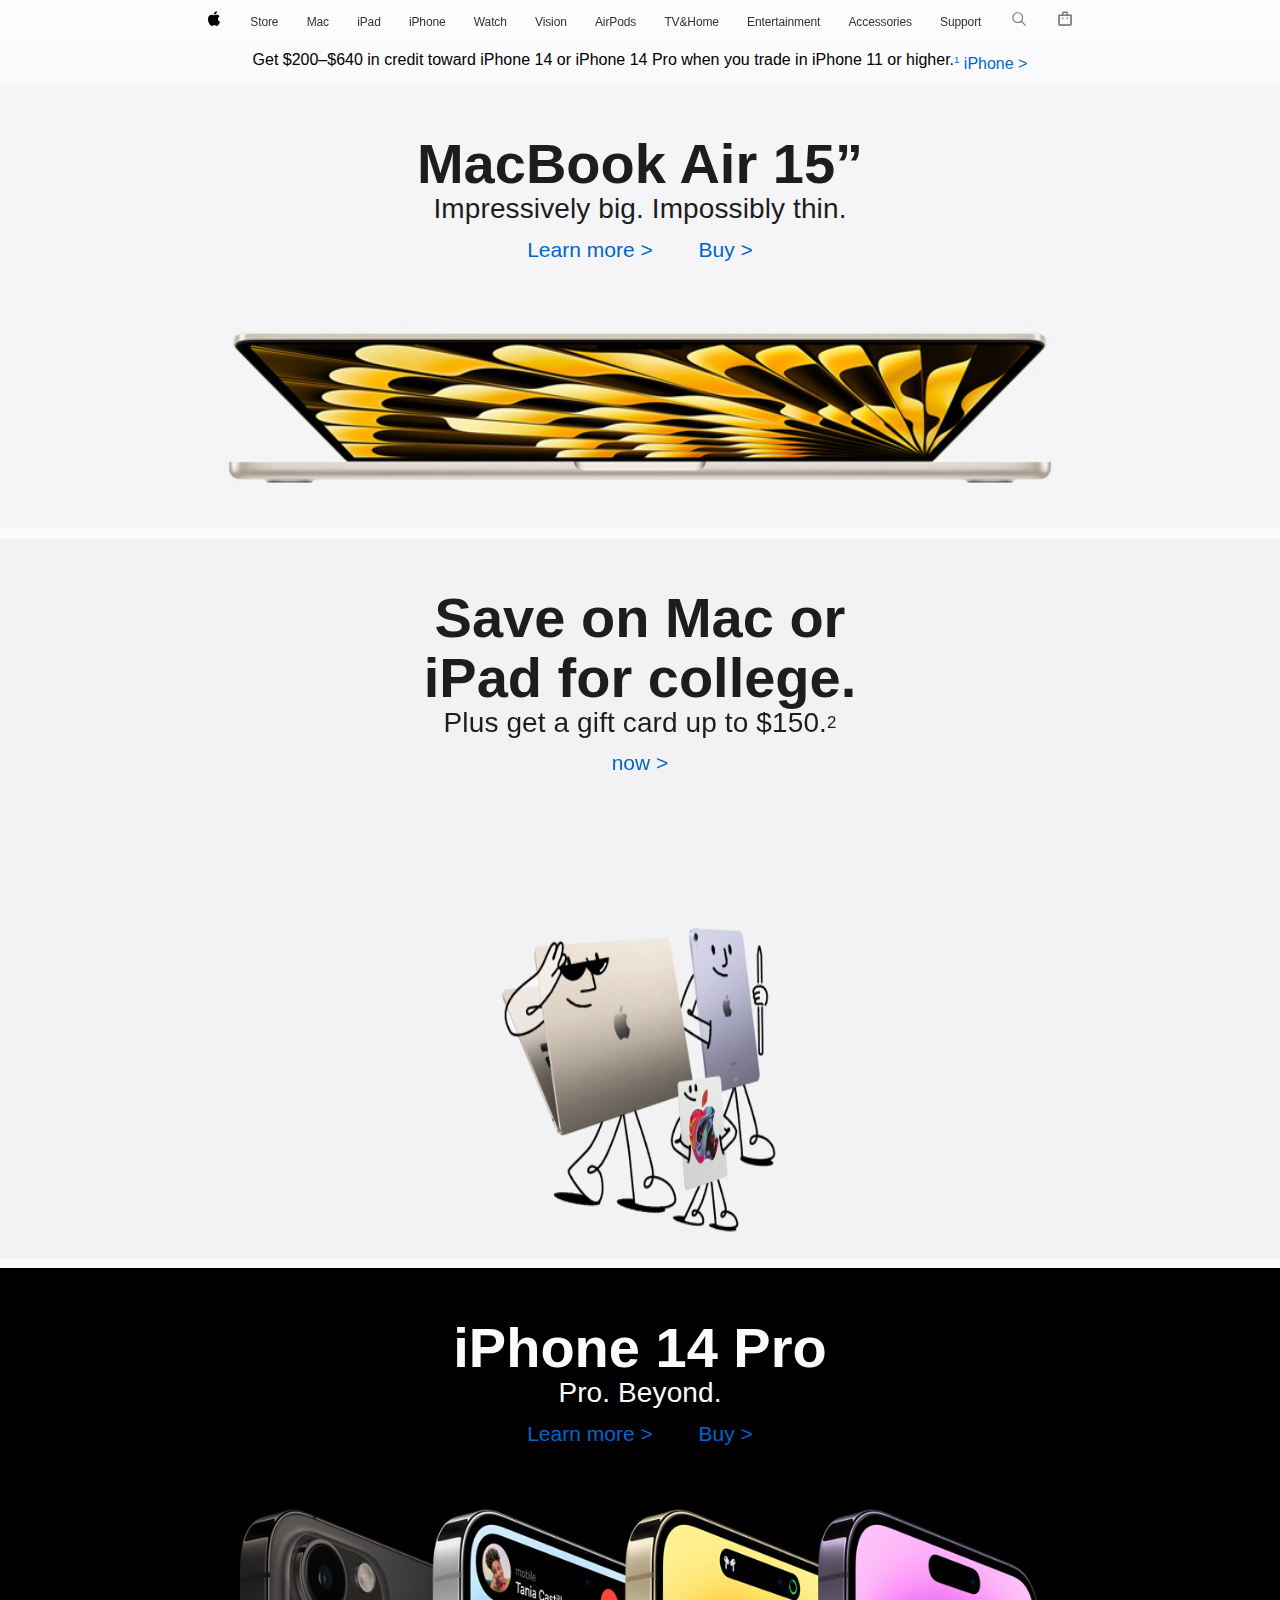
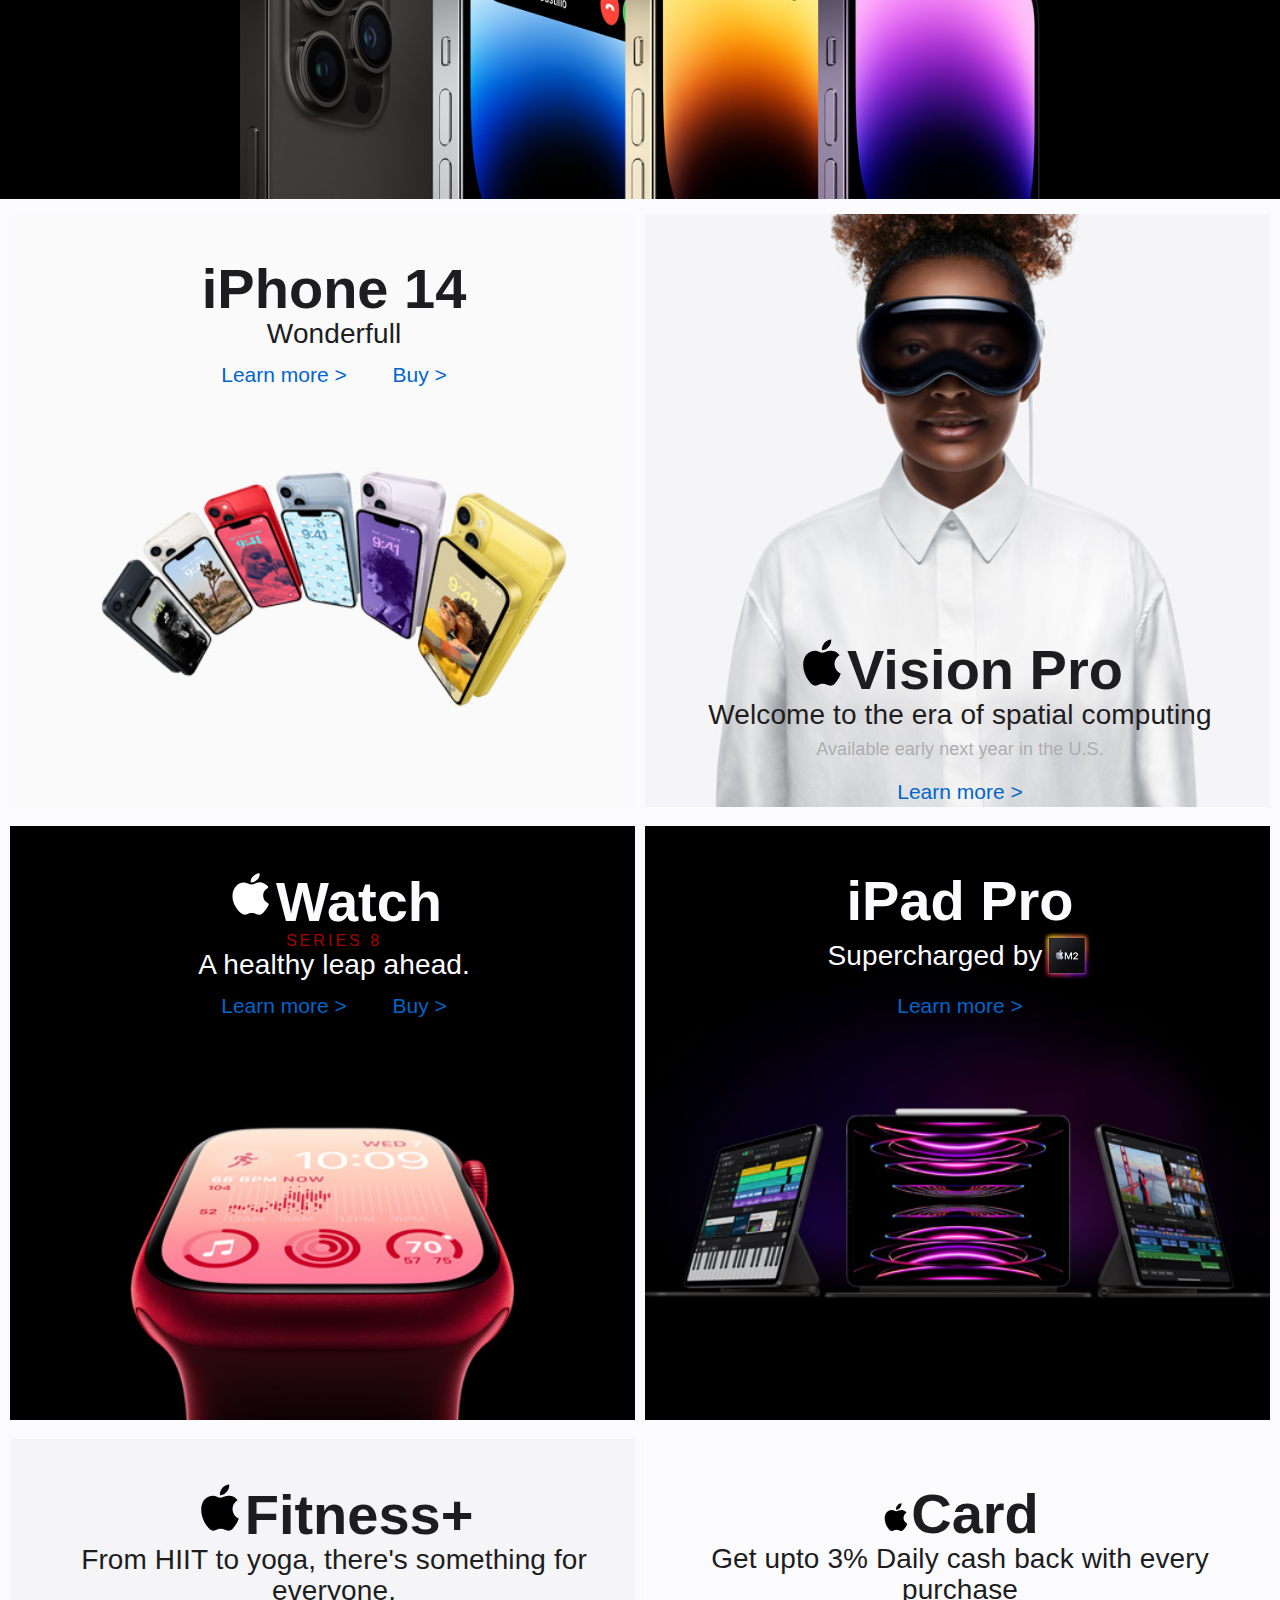
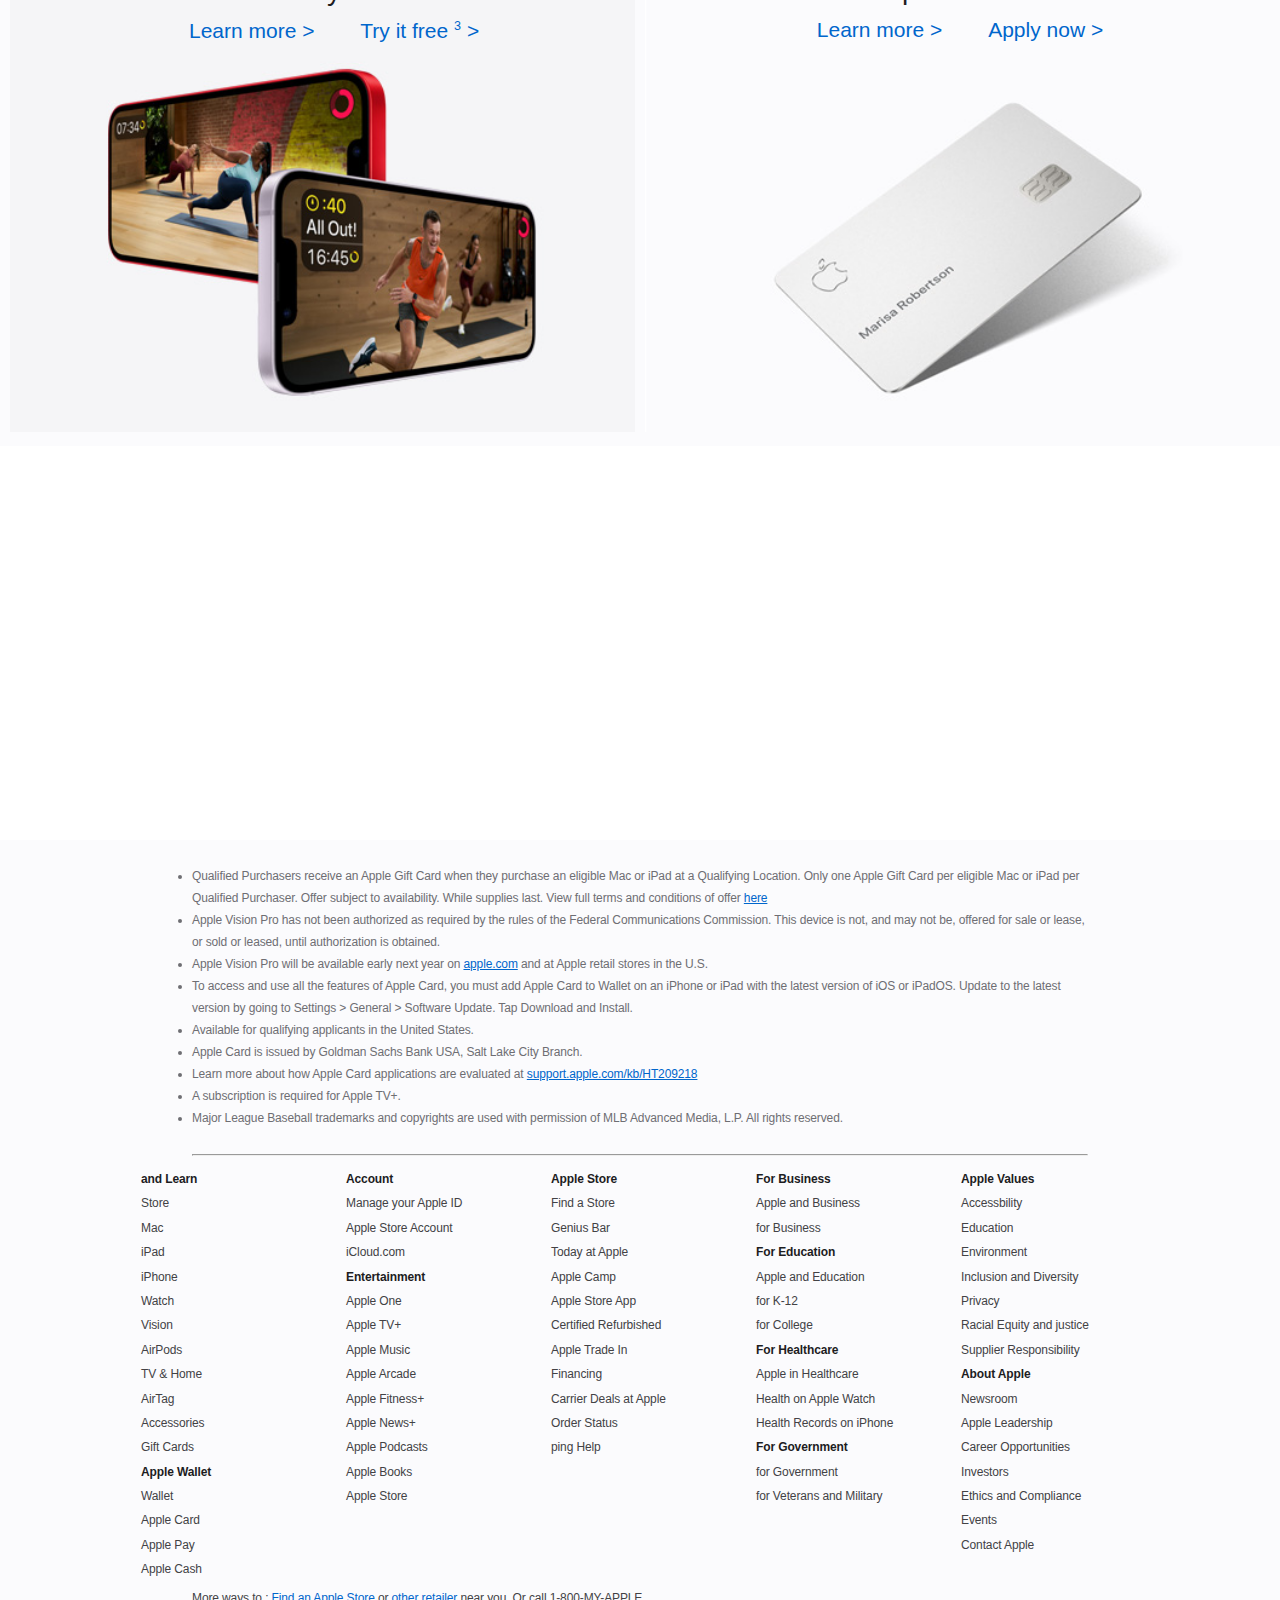
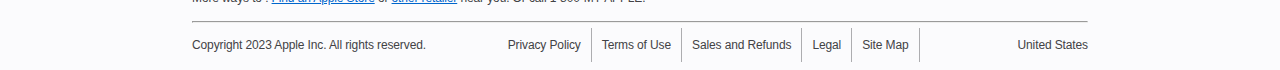
<file: index.html>
<!DOCTYPE html>
<html lang="en">

<head>
    <meta charset="UTF-8">
    <meta name="viewport" content="width=device-width, initial-scale=1.0">
    <link rel="icon" type="image/x-icon" href="./assets/svg/apple.ico">
    <title>Apple</title>
    <link rel="stylesheet" href="style.css">
</head>

<body>
    <header>

        <nav>
            <div id="navbar">
                <ul class="nav-links">
                    <li><a href="#" id="logo"><img src="./assets/svg/icons8-apple.svg" alt="logo" title="logo"
                                width="16"></a></li>
                    <li><a href="./store.html">Store</a>
                        <div class="submenu-store">
                            <div class="store-content">
                                <div class="row1">

                                    <ul class="row-lines-first">
                                        <li class="line-top">Shop</li>
                                        <li>Shop the latest</li>
                                        <li>Mac</li>
                                        <li>iPad</li>
                                        <li>iPhone</li>
                                        <li>Apple watch</li>
                                        <li>Accessories</li>
                                    </ul>
                                </div>

                                <div class="row">

                                    <ul class="row-lines">
                                        <li class="line-top">Quick Links</li>
                                        <li>Find a Store</li>
                                        <li>Order Status</li>
                                        <li>Apple Trade in </li>
                                        <li>Financing</li>
                                        <li>College Student Offer</li>
                                    </ul>
                                </div>

                                <div class="row">

                                    <ul class="row-lines">
                                        <li class="line-top"> Special Stores</li>
                                        <li>Certified Refurbished</li>
                                        <li>Education</li>
                                        <li>Business</li>
                                        <li>Veterans and Military</li>
                                    </ul>
                                </div>
                            </div>
                            <div class="blur"></div>
                        </div>

                    </li>
                    <li><a href="./mac.html">Mac</a>
                        <div class="submenu-store">
                            <div class="store-content">
                                <div class="row1">

                                    <ul class="row-lines-second">
                                        <li class="line-top"> Explore Mac</li>
                                        <li> Explore All Mac</li>
                                        <li> MacBook Air</li>
                                        <li> MacBook Pro</li>
                                        <li> iMac</li>
                                        <li> Mac Mini</li>
                                        <li> Mac Studio</li>
                                        <li> Mac Pro</li>
                                        <li> Displays</li>
                                        <li> Compare Mac</li>
                                        <li> Mac Does That</li>
                                    </ul>
                                </div>

                                <div class="row">
                                    <ul class="row-lines">
                                        <li class="line-top"> Shop Mac</li>
                                        <li> Shop Mac</li>
                                        <li> Mac Accessories</li>
                                        <li> Apple Trade In</li>
                                        <li> Financing</li>
                                        <li> College Student Offer</li>
                                    </ul>
                                </div>

                                <div class="row">

                                    <ul class="row-lines">
                                        <li class="line-top"> More For iPad</li>
                                        <li> iPad Support</li>
                                        <li> macOS Sanoma Preview</li>
                                        <li> AppleCare+ for Mac</li>
                                        <li> Final Cut Pro</li>
                                        <li> Logic Pro</li>
                                        <li> Continuity</li>
                                        <li> iCloud</li>
                                        <li> Mac for Business</li>
                                        <li> Education</li>
                                    </ul>
                                </div>
                            </div>
                            <div class="blur"></div>
                        </div>


                    </li>
                    <li><a href="./ipad.html">iPad</a>
                        <div class="submenu-store">
                            <div class="store-content">
                                <div class="row1">

                                    <ul class="row-lines-third">
                                        <li class="line-top"> Explore iPad</li>
                                        <li> Explore All iPad</li>
                                        <li> iPad Air</li>
                                        <li> iPad Pro</li>
                                        <li> iPad</li>
                                        <li> iPad Mini</li>
                                        <li> Apple Pencil</li>
                                        <li> Keyboards</li>
                                        <li> Compare iPad</li>
                                        <li> Why iPad</li>

                                    </ul>
                                </div>

                                <div class="row">
                                    <ul class="row-lines">
                                        <li class="line-top"> Shop iPad</li>
                                        <li> Shop iPad</li>
                                        <li> iPad Accessories</li>
                                        <li> Apple Trade In</li>
                                        <li> Financing</li>
                                        <li> College Student Offer</li>
                                    </ul>
                                </div>

                                <div class="row">

                                    <ul class="row-lines">
                                        <li class="line-top"> More For iPad</li>
                                        <li> iPad Support</li>
                                        <li> iPadOS 17 Preview</li>
                                        <li> AppleCare+ for iPad</li>
                                        <li> Final Cut Pro</li>
                                        <li> Logic Pro</li>
                                        <li> Continuity</li>
                                        <li> iCloud</li>
                                        <li> Mac for Business</li>
                                        <li> Education</li>
                                    </ul>
                                </div>

                            </div>
                            <div class="blur"></div>
                        </div>

                    </li>
                    <li><a href="./iphone.html">iPhone</a>
                        <div class="submenu-store">
                            <div class="store-content">
                                <div class="row1">

                                    <ul class="row-lines-first">
                                        <li class="line-top"> Explore iPhone</li>
                                        <li> Explore All iPhone</li>
                                        <li> iPhone 14 Pro</li>
                                        <li> iPhone 14</li>
                                        <li> iPhone 13</li>
                                        <li> iPhone 12</li>
                                        <li> iPhone SE</li>
                                        <li> Compare iPhone</li>
                                        <li> Why iPhone</li>

                                    </ul>
                                </div>

                                <div class="row">
                                    <ul class="row-lines">
                                        <li class="line-top"> Shop iPhone</li>
                                        <li> Shop iPhone</li>
                                        <li> iPhone Accessories</li>
                                        <li> Apple Trade In</li>
                                        <li> Financing</li>
                                        <li> College Student Offer</li>
                                    </ul>
                                </div>

                                <div class="row">

                                    <ul class="row-lines">
                                        <li class="line-top"> More For iPhone</li>
                                        <li> iPhone Support</li>
                                        <li> iOS 17 Preview</li>
                                        <li> AppleCare+ for iPhone</li>
                                        <li> iPhone Privacy</li>
                                        <li> iCloud</li>
                                        <li> Wallet, Pay, Card</li>
                                        <li> Siri</li>
                                    </ul>
                                </div>

                            </div>
                            <div class="blur"></div>
                        </div>
                    </li>
                    <li><a href="./watch.html">Watch</a>
                        <div class="submenu-store">
                            <div class="store-content">
                                <div class="row1">

                                    <ul class="row-lines-first">
                                        <li class="line-top"> Explore Watch</li>
                                        <li> Explore All Apple Watch</li>
                                        <li> Apple Watch Ultra</li>
                                        <li> Apple Watch Series 8</li>
                                        <li> Apple Watch SE</li>
                                        <li> Apple Watch Nike</li>
                                        <li> Apple Watch Hermes</li>
                                        <li> Compare Apple Watch</li>
                                        <li> Why Apple Watch</li>

                                    </ul>
                                </div>

                                <div class="row">
                                    <ul class="row-lines">
                                        <li class="line-top"> Shop Watch</li>
                                        <li> Shop Apple Watch</li>
                                        <li> Apple Watch Studio</li>
                                        <li> Apple Watch Bands</li>
                                        <li> Apple Watch Accessories</li>
                                        <li> Apple Trade In</li>
                                        <li> Financing</li>
                                        <li> College Student Offer</li>
                                    </ul>
                                </div>

                                <div class="row">

                                    <ul class="row-lines">
                                        <li class="line-top"> More For Apple Watch</li>
                                        <li> Apple Watch Support</li>
                                        <li> WatchOS 10 Preview</li>
                                        <li> AppleCare+</li>
                                        <li> Apple Fitness+</li>
                                    </ul>
                                </div>

                            </div>
                            <div class="blur"></div>
                        </div>
                    </li>
                    <li><a href="./vision.html">Vision</a></li>
                    <li><a href="./airpods.html">AirPods</a></li>
                    <li><a href="./tvhome.html">TV&Home</a></li>
                    <li><a href="./entertainment.html">Entertainment</a></li>
                    <li><a href="./accessories.html">Accessories</a></li>
                    <li><a href="./support.html">Support</a></li>
                    <li><a href="" id="search"><img src="./assets/svg/icons8-search .svg" alt="search" width="18"></a>
                    </li>
                    <li><a href="" id="cart"><img src="./assets/icons8-bag-24.png" alt="cart" width="18"></a></li>
                </ul>
            </div>

        </nav>


    </header>

    <div class="main">

        <section>
            <div class="add">
                <span>Get $200–$640 in credit toward iPhone 14 or iPhone 14 Pro when you trade in iPhone 11 or
                    higher.</span>
                <span><a href="https://www.apple.com//buy-iphone"><sup>1</sup> iPhone ></a> </span>

            </div>


            <div class="banner1">
                <div class="desp1">
                    <h2 class="headline">MacBook Air 15”</h2>
                    <h4 class="subhead">Impressively big. Impossibly thin.</h4>
                    <div class="links">
                        <a href="http://">Learn more ></a>
                        <a href="http://">Buy ></a>
                    </div>
                </div>

                <div class="bimg1">
                    <img src="./assets/hero_macbook_air_15__x63n8tqcpo2u_medium.jpg" alt="MacBook">
                </div>
            </div>


            <div class="banner2">
                <div class="desp2">
                    <h2 class="headline">Save on Mac or iPad for&nbsp;college.</h2>
                    <h4 class="subhead">
                        Plus&nbsp;get&nbsp;a&nbsp;gift&nbsp;card&nbsp;up&nbsp;to&nbsp;$150. <sup>2</sup> </h4>
                    <div class="links">
                        <a href="http://"> now ></a>

                    </div>
                </div>

                <div class="bvid2">
                    <video src="./assets/videos/large.mp4" autoplay loop></video>
                </div>
            </div>

            <div class="banner3">
                <div class="desp3">
                    <h2 class="headline">iPhone 14 Pro</h2>
                    <h4 class="subhead">Pro. Beyond.</h4>
                    <div class="links">
                        <a href="http://">Learn more ></a>
                        <a href="http://">Buy ></a>
                    </div>
                </div>

                <div class="bimg3">
                    <img src="./assets/hero_iphone14pro_spring__9xo85pm6sbmm_large.jpg" alt="MacBook">
                </div>
            </div>

            <div class="banner4">


                <div class="banner4a">
                    <div class="desp4a">
                        <h2 class="headline">iPhone 14</h2>
                        <h4 class="subhead">Wonderfull</h4>
                        <div class="links">
                            <a href="http://">Learn more ></a>
                            <a href="http://">Buy ></a>
                        </div>
                    </div>

                    <div class="bimg4a">
                        <img src="./assets/promo_iphone14_yellow__fnqrkyt3tz22_medium.jpg" alt="MacBook">
                    </div>
                </div>

                <div class="banner4b">
                    <div class="desp4b">
                        <h2 class="headline"><img src="./assets/svg/icons8-apple.svg" alt="logo black" width="50">Vision
                            Pro
                        </h2>
                        <h4 class="subhead">Welcome to the era of spatial computing</h4>
                        <h6 class="supsubhead">Available early next year in the U.S.</h6>
                        <div class="links">
                            <a href="http://">Learn more ></a>
                        </div>
                    </div>

                    <div class="bimg4b">
                        <img src="./assets/promo_apple_vision_pro__f4v4zp0sum2y_medium.jpg" alt="MacBook">
                    </div>
                </div>
            </div>

            <div class="banner5">


                <div class="banner5a">
                    <div class="desp5a">
                        <h2 class="headline"><img src="./assets/svg/icons8-apple-white-logo.svg" alt="logo"
                                width="50">Watch
                        </h2>
                        <h6>SERIES 8</h6>
                        <h4 class="subhead">A healthy leap ahead.</h4>
                        <div class="links">
                            <a href="http://">Learn more ></a>
                            <a href="http://">Buy ></a>
                        </div>
                    </div>

                    <div class="bimg5a">
                        <img src="./assets/promo_apple_watch_series_8_spring__d9hfvufh7hyu_medium.jpg" alt="MacBook">
                    </div>
                </div>

                <div class="banner5b">
                    <div class="desp5b">
                        <h2 class="headline">iPad Pro</h2>
                        <h4 class="subhead">Supercharged by <img src="./assets/m2_logo__90ungfqgnsiu_large.png"
                                alt="m2chip" width="50"></h4>
                        <div class="links">
                            <a href="http://">Learn more ></a>
                        </div>
                    </div>

                    <div class="bimg5b">
                        <img src="./assets/promo_ipadpro_refresh__evi9utuixwuq_medium.jpg" alt="MacBook">
                    </div>
                </div>
            </div>

            <div class="banner6">


                <div class="banner6a">
                    <div class="desp6a">
                        <h2 class="headline"><img src="./assets/svg/icons8-apple.svg" alt="logo black"
                                width="50">Fitness+
                        </h2>
                        <h4 class="subhead">From HIIT to yoga, there's something for everyone.</h4>
                        <div class="links">
                            <a href="http://">Learn more ></a>
                            <a href="http://">Try it free <sup>3</sup> ></a>
                        </div>
                    </div>

                    <div class="bimg6a">
                        <img src="./assets/promo_fitness__e3pj2kkbjoom_medium.jpg" alt="MacBook">
                    </div>
                </div>

                <div class="banner6b">
                    <div class="desp6b">
                        <h2 class="headline"><img src="./assets/svg/icons8-apple.svg" alt="">Card</h2>
                        <h4 class="subhead">Get upto 3% Daily cash back with every purchase</h4>
                        <div class="links">
                            <a href="http://">Learn more ></a>
                            <a href="http://">Apply now ></a>
                        </div>
                    </div>

                    <div class="bimg6b">
                        <img src="./assets/tile__cauwwcyyn9hy_medium.jpg" alt="MacBook">
                    </div>
                </div>
            </div>


        </section>

        <footer>
            <div class="notes">

                <ul>
                    <li>
                        <p>Qualified Purchasers receive an Apple Gift Card when they purchase an eligible Mac or iPad at
                            a
                            Qualifying Location. Only one Apple Gift Card per eligible Mac or iPad per Qualified
                            Purchaser.
                            Offer subject to availability. While supplies last. View full terms and conditions of offer
                            <a href="">here</a>
                        </p>
                    </li>
                    <li>
                        <p>Apple Vision Pro has not been authorized as required by the rules of the Federal
                            Communications
                            Commission. This device is not, and may not be, offered for sale or lease, or sold or
                            leased,
                            until authorization is obtained.</p>
                    </li>
                    <li>
                        <p>Apple Vision Pro will be available early next year on <a href="#"> apple.com</a> and at Apple
                            retail stores in the U.S.</p>
                    </li>
                    <li>
                        <p>To access and use all the features of Apple Card, you must add Apple Card to Wallet on an
                            iPhone
                            or iPad with the latest version of iOS or iPadOS. Update to the latest version by going to
                            Settings > General > Software Update. Tap Download and Install.</p>
                    </li>
                    <li>
                        <p>Available for qualifying applicants in the United States.</p>
                    </li>
                    <li>
                        <p>Apple Card is issued by Goldman Sachs Bank USA, Salt Lake City Branch.</p>
                    </li>
                    <li>
                        <p>Learn more about how Apple Card applications are evaluated at <a
                                href="https://support.apple.com/kb/HT209218">support.apple.com/kb/HT209218</a></p>
                    </li>
                    <li>
                        <p>A subscription is required for Apple TV+.</p>
                    </li>
                    <li>
                        <p>Major League Baseball trademarks and copyrights are used with permission of MLB Advanced
                            Media,
                            L.P. All rights reserved.</p>
                    </li>

                </ul>

            </div>
            <hr>

            <div class="glossary">
                <div class="col1">
                    <div class="col1a">
                        <h3> and Learn</h3>
                        <ul>
                            <li>Store</li>
                            <li>Mac</li>
                            <li>iPad</li>
                            <li>iPhone</li>
                            <li>Watch</li>
                            <li>Vision</li>
                            <li>AirPods</li>
                            <li>TV & Home</li>
                            <li>AirTag</li>
                            <li>Accessories</li>
                            <li>Gift Cards</li>

                        </ul>
                    </div>

                    <div class="col1b">
                        <h3>Apple Wallet</h3>
                        <ul>
                            <li>Wallet</li>
                            <li>Apple Card</li>
                            <li>Apple Pay</li>
                            <li>Apple Cash</li>
                        </ul>
                    </div>

                </div>
                <div class="col2">
                    <div class="col2a">
                        <h3>Account</h3>
                        <ul>
                            <li>Manage your Apple ID</li>
                            <li>Apple Store Account</li>
                            <li>iCloud.com</li>
                        </ul>
                    </div>
                    <div class="col2b">
                        <h3>Entertainment</h3>
                        <ul>
                            <li>Apple One</li>
                            <li>Apple TV+</li>
                            <li>Apple Music</li>
                            <li>Apple Arcade</li>
                            <li>Apple Fitness+</li>
                            <li>Apple News+</li>
                            <li>Apple Podcasts</li>
                            <li>Apple Books</li>
                            <li>Apple Store</li>
                        </ul>
                    </div>
                </div>
                <div class="col3">
                    <div class="col3a">
                        <h3>Apple Store</h3>
                        <ul>
                            <li>Find a Store</li>
                            <li>Genius Bar</li>
                            <li>Today at Apple</li>
                            <li>Apple Camp</li>
                            <li>Apple Store App</li>
                            <li>Certified Refurbished</li>
                            <li>Apple Trade In</li>
                            <li>Financing</li>
                            <li>Carrier Deals at Apple</li>
                            <li>Order Status</li>
                            <li>ping Help</li>
                        </ul>
                    </div>
                </div>
                <div class="col4">
                    <div class="col4a">
                        <h3>For Business</h3>
                        <ul>
                            <li>Apple and Business</li>
                            <li> for Business</li>
                        </ul>
                    </div>
                    <div class="col4b">
                        <h3>For Education</h3>
                        <ul>
                            <li>Apple and Education</li>
                            <li> for K-12</li>
                            <li> for College</li>
                        </ul>
                    </div>
                    <div class="col4c">
                        <h3>For Healthcare</h3>
                        <ul>
                            <li>Apple in Healthcare</li>
                            <li>Health on Apple Watch</li>
                            <li>Health Records on iPhone</li>
                        </ul>
                    </div>
                    <div class="col4d">
                        <h3>For Government</h3>
                        <ul>
                            <li> for Government</li>
                            <li> for Veterans and Military</li>
                        </ul>
                    </div>
                </div>
                <div class="col5">
                    <div class="col5a">
                        <h3>Apple Values</h3>
                        <ul>
                            <li>Accessbility</li>
                            <li>Education</li>
                            <li>Environment</li>
                            <li>Inclusion and Diversity</li>
                            <li>Privacy</li>
                            <li>Racial Equity and justice</li>
                            <li>Supplier Responsibility</li>
                        </ul>
                    </div>
                    <div class="col5b">
                        <h3>About Apple</h3>
                        <ul>
                            <li>Newsroom</li>
                            <li>Apple Leadership</li>
                            <li>Career Opportunities</li>
                            <li>Investors</li>
                            <li>Ethics and Compliance</li>
                            <li>Events</li>
                            <li>Contact Apple</li>
                        </ul>
                    </div>
                </div>


            </div>

            <div class="footer-shop">
                <p>More ways to : <a href="http://">Find an Apple Store</a> or <a href="http://">other retailer</a>
                    near you. Or call 1-800-MY-APPLE.</p>
            </div>
            <hr>
            <div class="legal">
                <div class="copyright">
                    <p>Copyright 2023 Apple Inc. All rights reserved.</p>
                </div>
                <div class="legal-links">
                    <ul>
                        <li><a href="#">Privacy Policy</a></li>
                        <li><a href="#">Terms of Use</a></li>
                        <li><a href="#">Sales and Refunds</a></li>
                        <li><a href="#">Legal</a></li>
                        <li><a href="#">Site Map</a></li>

                    </ul>
                </div>
                <div class="origin">
                    <p>United States</p>
                </div>
            </div>

        </footer>
    </div>


</body>

</html>
</file>
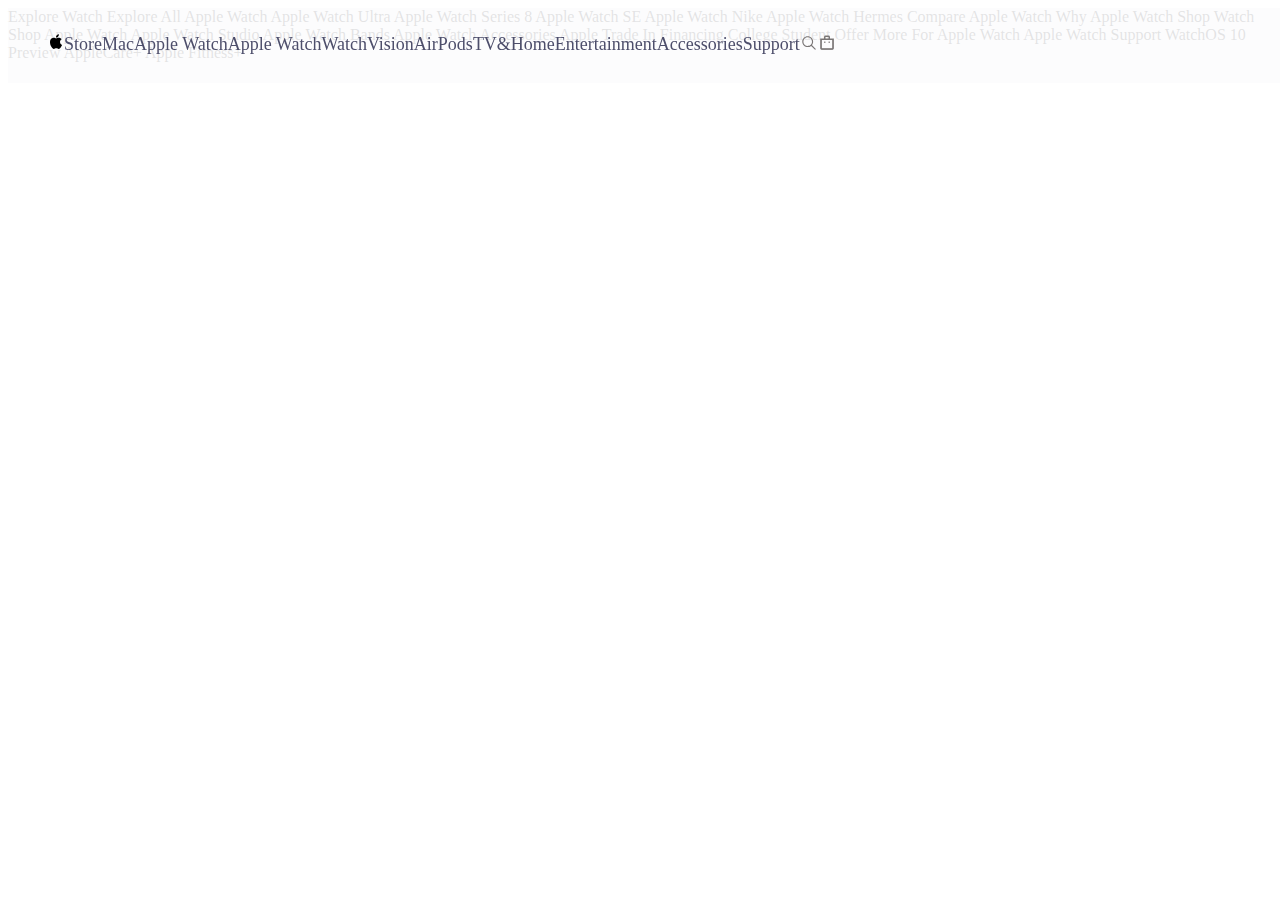
<file: index2.html>
<!DOCTYPE html>
<html lang="en">

<head>
    <meta charset="UTF-8">
    <meta name="viewport" content="width=device-width, initial-scale=1.0">
    <link rel="icon" type="image/x-icon" href="./assets/svg/apple.ico">
    <title>Apple</title>
    <link rel="stylesheet" href="style2.css">
</head>

<body>
    <header>
        <nav>
            <div id="navbar">
                <ul class="nav-links">
                    <li><a href="#" id="logo"><img src="./assets/svg/icons8-apple.svg" alt="logo" title="logo" width="16"></a></li>
                    <li>
                        <a href="./store.html">Store</a>

                        <div class="submenu-store">
                            <div class="store-content">
                                <div class="row">

                                    <ul class="row-lines-first" >
                                        <li class="line-top">Shop</li>
                                        <li>Shop the latest</li>
                                        <li>Mac</li>
                                        <li>Apple Watch</li>
                                        <li>Apple Watch</li>
                                        <li>Apple watch</li>
                                        <li>Accessories</li>
                                    </ul>
                                </div>

                                <div class="row">

                                    <ul class="row-lines">
                                        <li class="line-top">Quick Links</li>
                                        <li>Find a Store</li>
                                        <li>Order Status</li>
                                        <li>Apple Trade in </li>
                                        <li>Financing</li>
                                        <li>College Student Offer</li>
                                    </ul>
                                </div>

                                <div class="row">

                                    <ul class="row-lines">
                                        <li class="line-top">Shop Special Stores</li>
                                        <li>Certified Refurbished</li>
                                        <li>Education</li>
                                        <li>Business</li>
                                        <li>Veterans and Military</li>
                                    </ul>
                                </div>
                            </div>
                        </div>

                    </li>
                    <li><a href="./mac.html">Mac</a></li>
                    <li><a href="./Apple Watch.html">Apple Watch</a></li>
                    <li><a href="./Apple Watch.html">Apple Watch</a></li>
                    <li><a href="./watch.html">Watch</a></li>
                    <li><a href="./vision.html">Vision</a></li>
                    <li><a href="./airpods.html">AirPods</a></li>
                    <li><a href="./tvhome.html">TV&Home</a></li>
                    <li><a href="./entertainment.html">Entertainment</a></li>
                    <li><a href="./accessories.html">Accessories</a></li>
                    <li><a href="./support.html">Support</a></li>
                    <li><a href="" id="search"><img src="./assets/svg/icons8-search .svg" alt="search" width="18"></a>
                    </li>
                    <li><a href="" id="cart"><img src="./assets/icons8-bag-24.png" alt="cart" width="18"></a></li>
                </ul>
            </div>

        </nav>


    </header>



    Explore Watch
    Explore All Apple Watch
    Apple Watch Ultra
    Apple Watch Series 8
    Apple Watch SE
    Apple Watch Nike
    Apple Watch Hermes
    Compare Apple Watch
    Why Apple Watch


    Shop Watch
    Shop Apple Watch
    Apple Watch Studio
    Apple Watch Bands
    Apple Watch Accessories
    Apple Trade In
    Financing
    College Student Offer


    More For Apple Watch
    Apple Watch Support
    WatchOS 10 Preview
    AppleCare+
    Apple Fitness+
</file>
<file: style.css>
* {
  box-sizing: border-box;
  margin: 0;
  padding: 0;
  font-family: Helvetica, sans-serif;
}

header {
  font-family: Helvetica, sans-serif;
}

nav {
  font-size: 12px;
  font-weight: 400;
  letter-spacing: -0.01em;
  line-height: 1.5;
}

#navbar {
  display: flex;
  justify-content: center;
  align-items: center;
  padding: 10px 0px;
  list-style: none;
  margin: auto;
  width: 100%;
  position: fixed;
  z-index: 9999;
  background-color: rgba(252, 252, 253, 0.9);
}

#navbar > ul {
  width: 70%;
  display: flex;
  justify-content: space-around;
  align-items: center;
  list-style-type: none;
  margin: 0;
  padding: 0;
  overflow: hidden;
}

#navbar li a {
  text-decoration: none;
  color: #333336;
}

#navbar li a:hover {
  text-decoration: none;
  color: black;
}

.nav-links {
  width: 100%;
}

.submenu-store {
  padding: 0;
  width: 1550px;
  min-width: 834px;
  position: absolute;
  top: 43px;
  left: 0;
  opacity: 0;
  visibility: hidden;
  transition: all 0.5s ease;
  z-index: 600;
}

.submenu-store li {
  display: flex;
}

.submenu-store .store-content {
  display: flex;
  background-color: rgb(252, 252, 253);
  padding: 25px 230px 150px;
}

.submenu-store .row {
  width: max-content;
  line-height: 25px;
}

.nav-links li:hover .submenu-store {
  top: 43px;
  opacity: 1;
  visibility: visible;
  transition: all 0.5s ease;
}

/* Styles for the rows in the mega dropdown menu */
.row {
  margin-right: 25px;
}

.row1 {
  margin-right: 80px;
}

/* Styles for the list items in the mega dropdown menu */
.row-lines {
  list-style: none;
  padding: 0;
  color: #333;
}

.line-top {
  color: #6e6e73;
  font-weight: 400;
  margin-bottom: 10px;
}

.row-lines-first li:nth-child(n + 2):nth-child(-n + 7) {
  font-size: 25px;
  font-weight: 600;
  list-style: none;
  padding: 0;
  color: #333;
  line-height: 35px;
}
.row-lines-second li:nth-child(n + 2):nth-child(-n + 9) {
  font-size: 25px;
  font-weight: 600;
  list-style: none;
  padding: 0;
  color: #333;
  line-height: 35px;
}
.row-lines-third li:nth-child(n + 2):nth-child(-n + 8) {
  font-size: 25px;
  font-weight: 600;
  list-style: none;
  padding: 0;
  color: #333;
  line-height: 35px;
}

.blur {
  height: 500px;
  background-color: rgba(255, 255, 255, 0.5);
  backdrop-filter: blur(10px);

  /* &:hover ~ .submenu-store {
    opacity: 0;
    visibility: hidden;
    transition: all 0.5s ease;
  } */
}

.main {
  position: absolute;
  top: 40px;
}

.add {
  display: flex;
  justify-content: center;
  text-align: center;
  width: 100%;
  margin: auto;
  line-height: 40px;
}

.add a {
  text-decoration: none;
  color: #06c;
}

section {
  font-family: system-ui, -apple-system, BlinkMacSystemFont, "Segoe UI", Roboto,
    Oxygen, Ubuntu, Cantarell, "Open Sans", "Helvetica Neue", sans-serif;
}

section {
  width: 100%;
  background-color: #fbfbfd;
  /* position: absolute;
  top: 80px; */
}

.banner1 {
  width: 100%;
  position: relative;
  margin-bottom: 10px;
}

.bimg1 {
  width: 100%;
  overflow: hidden;
}

.bimg1 img {
  width: 100%;
  height: 100%;
  margin-top: -200px;
  margin-bottom: -100px;
}

.desp1 {
  text-align: center;
  position: absolute;
  width: 40%;
  color: #1d1d1f;
  margin: auto;
  top: 50px;
  left: 30%;
}

.headline {
  font-size: 56px;
  /* letter-spacing: -0.005em; */
  line-height: 1.07;
  font-weight: 600;
}

.subhead {
  font-size: 28px;
  line-height: 1.1;
  font-weight: 400;
  letter-spacing: 0.004em;
  display: flex;
  align-items: center;
  justify-content: center;
}
.links {
  display: inline-block;
  font-size: 21px;
  line-height: 1.381;
  font-weight: 400;
  margin-top: 10px;
}

.links a {
  text-decoration: none;
  color: #06c;
  margin: 20px;
}

.banner2 {
  width: 100%;
  height: 80vh;
  position: relative;
  justify-content: center;
  margin-bottom: 10px;
}

.bvid2 {
  display: flex;
  justify-content: center;
  width: 100vw;
  max-width: 100%;
  height: 100%;
  margin-bottom: 320px;
  overflow: hidden;
}

.bvid2 video {
  width: 200vw;
  /* width: 100%; */
  height: 100%;
  object-fit: fill;
  margin: auto;
}

.desp2 {
  text-align: center;
  position: absolute;
  width: 40%;
  color: #1d1d1f;
  margin: auto;
  top: 50px;
  left: 30%;
}

sup {
  font-size: 0.6em;
}

.banner3 {
  width: 100%;
  position: relative;
}

.bimg3 {
  display: flex;
  justify-content: center;
  width: 100vw;
  max-width: 100%;
  height: 100%;
  margin-bottom: 10px;
  overflow: hidden;
}

.bimg3 img {
  width: 200vw;
  /* width: 100%; */
  height: 100%;
  object-fit: fill;
  margin: auto;
}

.desp3 {
  text-align: center;
  position: absolute;
  width: 40%;
  color: #fbfbfd;
  margin: auto;
  top: 50px;
  left: 30%;
}

.banner4,
.banner5,
.banner6 {
  display: flex;
  justify-content: center;
  align-items: center;
  width: 100%;
  position: relative;
}

.banner4a,
.banner5a,
.banner6a {
  width: 50%;
  /* height: 600px; */
  padding: 5px 5px 10px 10px;
}

.bimg4a img,
.bimg5a img,
.bimg6a img {
  width: 100%;
  height: 100%;
  object-fit: cover;
}

.banner4b,
.banner5b,
.banner6b {
  width: 50%;
  /* height: 600px; */
  padding: 5px 10px 10px 5px;
}

.bimg4b img,
.bimg5b img,
.bimg6b img {
  width: 100%;
  height: 100%;
  object-fit: cover;
}

.desp4a {
  text-align: center;
  position: absolute;
  width: 40%;
  color: #1d1d1f;
  margin: auto;
  top: 50px;
  left: 6.1%;
}
.desp4b {
  text-align: center;
  position: absolute;
  width: 40%;
  color: #1d1d1f;
  margin: auto;
  top: 430px;
  left: 55%;
}

.supsubhead {
  color: #adadb0;
  font-size: 18px;
  line-height: 2;
  font-weight: 400;
  letter-spacing: 0.004em;
}

.desp5a {
  text-align: center;
  position: absolute;
  width: 40%;
  color: #fbfbfd;
  margin: auto;
  top: 50px;
  left: 6.1%;
}

.desp5b {
  text-align: center;
  position: absolute;
  width: 40%;
  color: #fbfbfd;
  margin: auto;
  top: 50px;
  left: 55%;
}

.banner5a h6 {
  color: rgba(255, 0, 0, 0.666);
  font-size: 16px;
  line-height: 1.1;
  font-weight: 400;
  letter-spacing: 0.19em;
}

.desp6a {
  text-align: center;
  position: absolute;
  width: 40%;
  color: #1d1d1f;
  margin: auto;
  top: 50px;
  left: 6.1%;
}
.desp6b {
  text-align: center;
  position: absolute;
  width: 40%;
  color: #1d1d1f;
  margin: auto;
  top: 50px;
  left: 55%;
}

footer {
  font-family: Helvetica, sans-serif;
  position: absolute;
  top: 4000px;
  width: 100%;
  height: 830px;
  background-color: #fbfbfd;
}

.notes {
  width: 70%;
  margin: auto;
  padding: 25px 0px;
}

.notes ul {
  width: 100%;
  display: flex;
  justify-content: center;
  align-items: start;
  flex-direction: column;
}

hr {
  width: 70%;
  margin: auto;
}

.notes li {
  font-size: 12px;
  line-height: 1.83337;
  font-weight: 400;
  letter-spacing: -0.01em;
  color: #6e6e73;
}

.notes li a {
  color: #06c;
}

.glossary {
  width: 70%;
  margin: auto;
  min-width: 1000px;
  display: flex;
  justify-content: space-between;
  height: 420px;
  padding: 15px 0px;
}

.glossary > div {
  display: inline-block;
  padding: 1px;
  width: 18%;
  font-size: 12px;
  line-height: 1.23337;
  font-weight: 400;
  letter-spacing: -0.01em;
  color: #424245;
}

.glossary ul {
  list-style: none;
  display: flex;
  flex-direction: column;
  justify-content: left;
  align-items: flex-start;
}

.glossary li {
  margin: 0px 0px 9.6px;
  text-align: left;
}

.glossary h3 {
  margin: 0px 0px 9.6px;
  text-align: left;
  font-size: 12px;
  line-height: 1.23337;
  font-weight: 600;
  letter-spacing: -0.01em;
  color: #1d1d1f;
}

.footer-shop {
  width: 70%;
  margin: auto;
  padding: 15px 0px;
  font-size: 12px;
  line-height: 1.23337;
  font-weight: 400;
  letter-spacing: -0.01em;
  color: #424245;
}

.footer-shop a {
  color: #06c;
}

.legal {
  width: 70%;
  margin: auto;
  display: flex;
  padding: 15px 0px;
  justify-content: space-between;
  font-size: 12px;
  line-height: 1.23337;
  font-weight: 400;
  letter-spacing: -0.01em;
  color: #424245;
}

.legal-links {
  align-self: center;
  width: 50%;
}

.legal-links ul{
  display: flex;
  text-decoration: none;
  list-style: none;
}

.legal-links ul li a {
  list-style: none;
  text-decoration: none;
  color: #424245;
  padding: 10px;
  border-right: 1px  solid #adadb0;
  border-width: 0.5px;
}
</file>
<file: style2.css>
#navbar {
  padding: 10px 0px;
  list-style: none;
  margin: auto;
  width: 100%;
  position: fixed;
  z-index: 9999;
  background-color: rgb(252, 252, 253, 0.9);
  text-decoration: none;
}

#navbar li {
  list-style: none;
  text-decoration: none;
}

.nav-links li a {
  display: block;
  color: #4d4e6b;
  text-decoration: none;
  font-size: 18px;
  line-height: normal;
  transition: 0.3s ease all;
  /* border-bottom: solid thin rgba(77, 78, 107
    , 0.5); */
  /*padding: 1em;*/
  cursor: pointer;
  white-space: nowrap;
  overflow: hidden;
}

.nav-links {
  width: 70%;
  display: inline-flex;
}


.submenu-store{

  width: 100%;
  background-color: skyblue;
  position: absolute;
  top: 75px;
  line-height: 45px;
  opacity: 0;
  visibility: hidden;
  transition: all 0.5s ease;
}

.submenu-store li{
  width: 100%;
}

.submenu-store .store-content{
  display: flex;
  align-items: center;
  justify-content: flex-start;
  padding: 25px 20px;
}

.submenu-store .row{
  width: calc(25%-30px);
  line-height: 45px;

}

.nav-links li:hover .submenu-store{
  top: 60px;
  opacity: 1;
  visibility: visible ;
  transition: all 0.5s ease;
}
</file>
